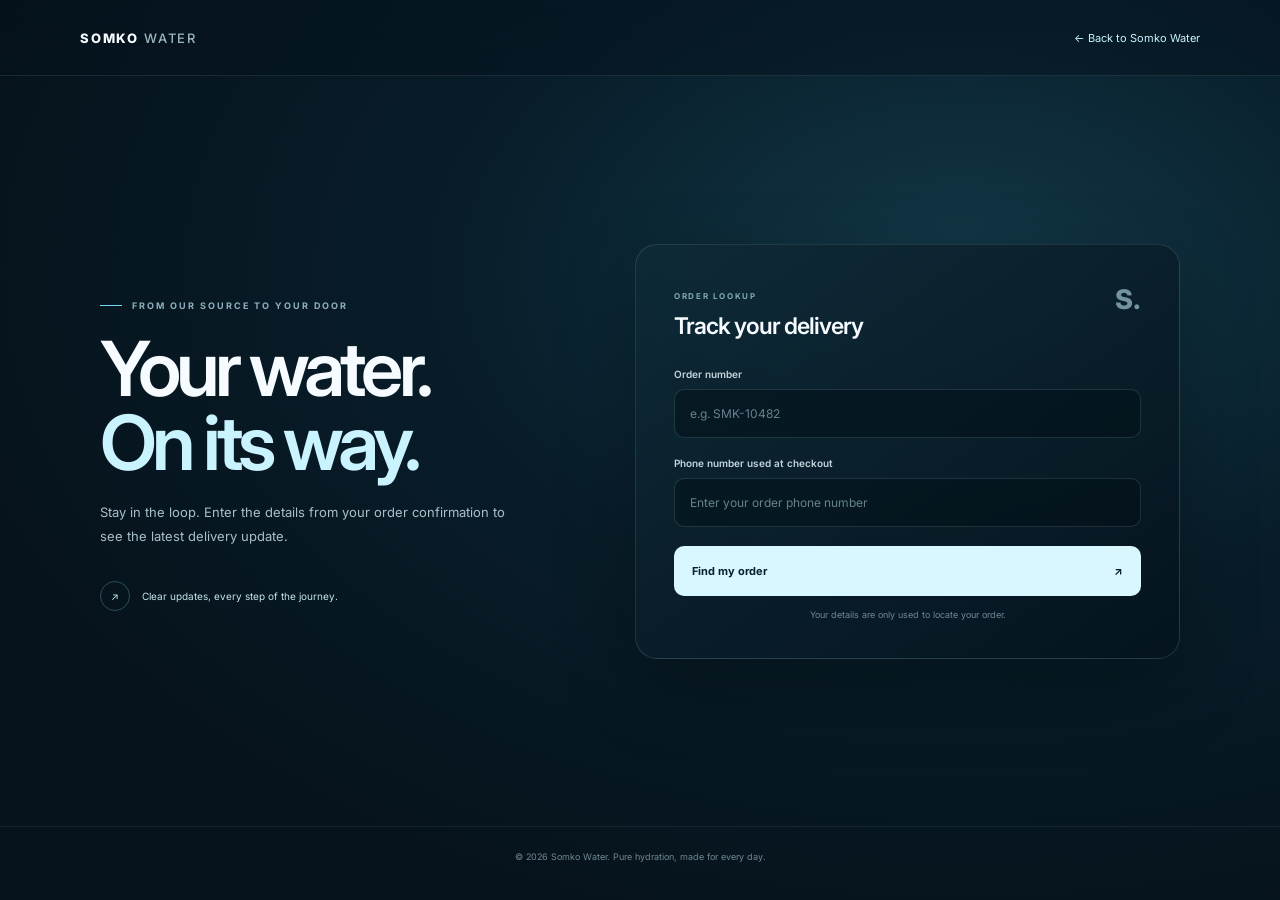
<file: track.html>
<!doctype html>
<html lang="en">
<head>
<meta charset="utf-8"><meta name="viewport" content="width=device-width,initial-scale=1">
<meta name="theme-color" content="#06131c"><meta name="description" content="Track your Somko Water delivery.">
<title>Track Your Delivery — Somko Water</title>
<link rel="preconnect" href="https://fonts.googleapis.com"><link rel="preconnect" href="https://fonts.gstatic.com" crossorigin>
<link href="https://fonts.googleapis.com/css2?family=Inter:wght@400;500;600;700;800&display=swap" rel="stylesheet">
<style>
:root{color-scheme:dark;--ink:#06131c;--ice:#c8f3ff;--blue:#74d9f4}*{box-sizing:border-box}html{min-height:100%;background:var(--ink)}body{margin:0;min-height:100vh;background:radial-gradient(ellipse at 75% 30%,#123747 0%,#081d29 38%,#06131c 76%);color:#f5fbff;font-family:Inter,sans-serif}.header{height:76px;display:flex;align-items:center;justify-content:space-between;padding:0 max(6vw,calc((100vw - 1120px)/2));border-bottom:1px solid rgba(190,230,245,.1);background:rgba(5,19,29,.45);backdrop-filter:blur(18px)}a{color:inherit;text-decoration:none}.brand{font-size:13px;font-weight:800;letter-spacing:.14em}.brand span{color:#9cb7c4;font-weight:500}.back{color:#c8f3ff;font-size:11px}.layout{width:min(1080px,calc(100% - 40px));min-height:calc(100vh - 150px);margin:0 auto;display:grid;grid-template-columns:.9fr 1.1fr;align-items:center;gap:clamp(36px,7vw,90px);padding:70px 0}.intro{max-width:430px}.eyebrow{display:flex;align-items:center;gap:10px;color:#8eafbd;font-size:9px;font-weight:700;letter-spacing:.22em}.eyebrow:before{content:"";width:22px;height:1px;background:var(--blue)}h1{margin:20px 0;font-size:clamp(48px,6vw,76px);line-height:.98;letter-spacing:-.065em;font-weight:600}h1 em{color:var(--ice);font-style:normal}.intro>p:not(.eyebrow){color:#a9c0ca;font-size:13px;line-height:1.9}.promise{display:flex;align-items:center;gap:12px;margin-top:32px;color:#c5e5ee;font-size:10px}.promise i{width:30px;height:30px;display:grid;place-items:center;border:1px solid rgba(116,217,244,.3);border-radius:50%;font-style:normal;color:var(--ice)}.card{padding:clamp(24px,4vw,38px);border:1px solid rgba(190,230,245,.14);border-radius:22px;background:linear-gradient(145deg,rgba(15,42,55,.92),rgba(5,20,30,.96));box-shadow:0 28px 80px rgba(0,0,0,.24)}.card-head{display:flex;justify-content:space-between;align-items:flex-start}.kicker{color:#82a8b8;font-size:8px;font-weight:700;letter-spacing:.2em}.card h2{margin:9px 0 0;font-size:23px;font-weight:600;letter-spacing:-.045em}.mark{color:rgba(200,243,255,.55);font-size:27px;font-weight:800}.form{display:flex;flex-direction:column;margin-top:28px}.form label{margin:0 0 9px;color:#c3d5dc;font-size:10px;font-weight:600}.form input{height:49px;margin-bottom:19px;padding:0 15px;border:1px solid rgba(180,220,235,.15);border-radius:10px;outline:none;background:rgba(2,13,20,.42);color:#f5fbff;font:inherit;font-size:12px}.form input:focus{border-color:rgba(116,217,244,.7);box-shadow:0 0 0 3px rgba(116,217,244,.09)}.form input::placeholder{color:#66818e}.submit{height:50px;display:flex;justify-content:space-between;align-items:center;padding:0 18px;border:0;border-radius:10px;background:#d8f7ff;color:#08202b;font:inherit;font-size:11px;font-weight:700;cursor:pointer}.submit:disabled{opacity:.65;cursor:wait}.privacy{text-align:center;color:#6f8995;font-size:9px;margin:13px 0 0}.feedback{margin-top:18px;padding:13px 14px;border:1px solid rgba(255,190,130,.2);border-radius:10px;background:rgba(130,75,35,.12);color:#ffd5b0;font-size:11px;line-height:1.6}.result{margin-top:26px;padding-top:24px;border-top:1px solid rgba(180,220,235,.12)}.result-top{display:flex;justify-content:space-between;gap:16px}.result h3{margin:7px 0 0;font-size:21px}.pill{padding:7px 10px;border:1px solid rgba(116,217,244,.25);border-radius:100px;color:var(--ice);font-size:8px;font-weight:700;letter-spacing:.1em;height:max-content}.meta{display:flex;flex-wrap:wrap;gap:10px 25px;margin:18px 0 23px;color:#7795a2;font-size:9px}.meta strong{margin-left:5px;color:#d8eaf0}.timeline{list-style:none;margin:0;padding:0 0 0 4px}.timeline li{position:relative;min-height:62px;padding:0 0 18px 27px;border-left:1px solid rgba(116,217,244,.2)}.timeline li:last-child{min-height:0;padding-bottom:0;border-left-color:transparent}.timeline li:before{content:"";position:absolute;left:-5px;top:2px;width:9px;height:9px;border:1px solid #55727e;border-radius:50%;background:#102b37}.timeline li.done:before{border-color:var(--blue);background:var(--blue);box-shadow:0 0 12px rgba(116,217,244,.35)}.timeline strong{display:block;color:#d8eaf0;font-size:10px}.timeline p{margin:5px 0 0;color:#829eaa;font-size:9px;line-height:1.6}.timeline time{display:block;margin-top:5px;color:#607c89;font-size:8px}.carrier{margin:18px 0 0;color:#7f9ba7;font-size:9px}.footer{padding:24px 20px;text-align:center;border-top:1px solid rgba(180,230,245,.08);color:#6f8995;font-size:9px}
@media(max-width:760px){.header{height:66px;padding:0 20px}.layout{grid-template-columns:1fr;gap:30px;padding:55px 0}.intro{max-width:none}h1{font-size:clamp(46px,12vw,62px)}.card{padding:24px 19px;border-radius:17px}}
</style>
</head>
<body>
<header class="header"><a class="brand" href="index.html">SOMKO <span>WATER</span></a><a class="back" href="index.html">← Back to Somko Water</a></header>
<main class="layout">
<section class="intro"><p class="eyebrow">FROM OUR SOURCE TO YOUR DOOR</p><h1>Your water.<br><em>On its way.</em></h1><p>Stay in the loop. Enter the details from your order confirmation to see the latest delivery update.</p><div class="promise"><i>↗</i><span>Clear updates, every step of the journey.</span></div></section>
<section class="card" aria-labelledby="trackTitle">
<div class="card-head"><div><span class="kicker">ORDER LOOKUP</span><h2 id="trackTitle">Track your delivery</h2></div><span class="mark">S.</span></div>
<form class="form" id="trackingForm" novalidate>
<label for="orderId">Order number</label><input id="orderId" name="orderId" placeholder="e.g. SMK-10482" autocomplete="off" maxlength="64" required>
<label for="phone">Phone number used at checkout</label><input id="phone" name="phone" type="tel" placeholder="Enter your order phone number" autocomplete="tel" maxlength="32" required>
<button class="submit" id="submit" type="submit"><span>Find my order</span><span>↗</span></button><p class="privacy">Your details are only used to locate your order.</p>
</form>
<div class="feedback" id="feedback" role="status" aria-live="polite" hidden></div>
<div class="result" id="result" hidden><div class="result-top"><div><span class="kicker">DELIVERY STATUS</span><h3 id="status">In transit</h3></div><span class="pill" id="pill">IN TRANSIT</span></div><div class="meta"><span>Order <strong id="resultOrder">—</strong></span><span>ETA <strong id="eta">To be confirmed</strong></span></div><ol class="timeline" id="timeline"></ol><p class="carrier" id="carrier"></p></div>
</section>
</main>
<footer class="footer">© <span id="year"></span> Somko Water. Pure hydration, made for every day.</footer>
<script>
const $=id=>document.getElementById(id);
$('year').textContent=new Date().getFullYear();
const form=$('trackingForm'),button=$('submit'),feedback=$('feedback'),result=$('result'),timeline=$('timeline');
function error(message){result.hidden=true;feedback.textContent=message;feedback.hidden=false}
function dateLabel(value){if(!value)return '';const date=new Date(value);return Number.isNaN(date.getTime())?'':new Intl.DateTimeFormat(undefined,{dateStyle:'medium',timeStyle:'short'}).format(date)}
function render(data){
 if(!data||!data.orderId||!data.status||!Array.isArray(data.events)||!data.events.length)throw new Error('No delivery updates are available for this order yet. Please check again later.');
 $('status').textContent=data.statusLabel||data.status;$('pill').textContent=String(data.status).replace(/[-_]/g,' ').toUpperCase();$('resultOrder').textContent=data.orderId;$('eta').textContent=data.estimatedDelivery||'To be confirmed';$('carrier').textContent=data.carrier?'Delivery partner: '+data.carrier+(data.trackingNumber?' · '+data.trackingNumber:''):'';
 timeline.replaceChildren();
 data.events.forEach(event=>{const li=document.createElement('li');if(event.completed)li.classList.add('done');const title=document.createElement('strong');title.textContent=event.label||event.status||'Order update';li.appendChild(title);if(event.description||event.location){const p=document.createElement('p');p.textContent=[event.description,event.location].filter(Boolean).join(' · ');li.appendChild(p)}const formatted=dateLabel(event.timestamp);if(formatted){const time=document.createElement('time');time.dateTime=event.timestamp;time.textContent=formatted;li.appendChild(time)}timeline.appendChild(li)});
 feedback.hidden=true;result.hidden=false
}
form.addEventListener('submit',async event=>{
 event.preventDefault();const orderId=$('orderId').value.trim(),phone=$('phone').value.trim();feedback.hidden=true;result.hidden=true;
 if(!orderId||!phone){error('Enter both your order number and checkout phone number to continue.');return}
 button.disabled=true;button.firstElementChild.textContent='Looking up order…';
 try{const response=await fetch('/.netlify/functions/track-delivery',{method:'POST',headers:{'Content-Type':'application/json'},body:JSON.stringify({orderId,phone})});const data=await response.json().catch(()=>({}));if(!response.ok)throw new Error(data.error||'We could not find that order. Check your details and try again.');render(data)}
 catch(e){error(e.message||'Tracking is temporarily unavailable. Please try again shortly.')}
 finally{button.disabled=false;button.firstElementChild.textContent='Find my order'}
});
</script>
</body></html>
</file>
